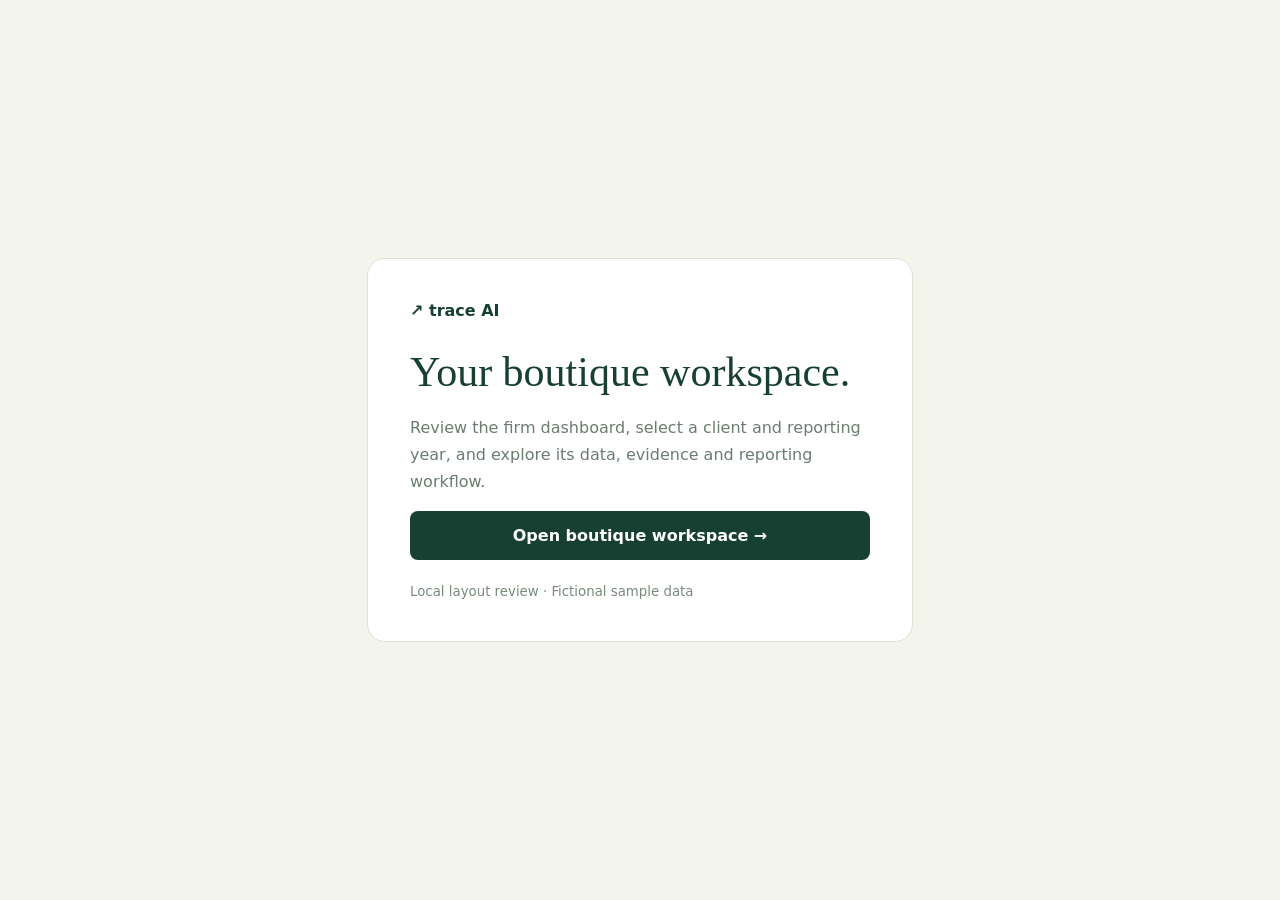
<file: static/boutique-entry.html>
<!doctype html><html lang="en"><head><meta charset="utf-8"><meta name="viewport" content="width=device-width,initial-scale=1"><title>Open boutique workspace · Trace AI</title><style>body{margin:0;min-height:100vh;display:grid;place-items:center;background:#f3f5ed;color:#173f32;font:16px system-ui}main{max-width:460px;margin:24px;padding:42px;background:white;border:1px solid #dce4d4;border-radius:18px}h1{font:42px Georgia;margin:28px 0 18px}p{line-height:1.7;color:#6b7c71}a{display:block;padding:15px 20px;background:#173f32;color:white;text-decoration:none;border-radius:8px;text-align:center;font-weight:600}small{display:block;margin-top:24px;color:#7b8a7c}</style></head><body><main><b>↗ trace AI</b><h1>Your boutique workspace.</h1><p>Review the firm dashboard, select a client and reporting year, and explore its data, evidence and reporting workflow.</p><a href="/boutique">Open boutique workspace →</a><small>Local layout review · Fictional sample data</small></main></body></html>
</file>
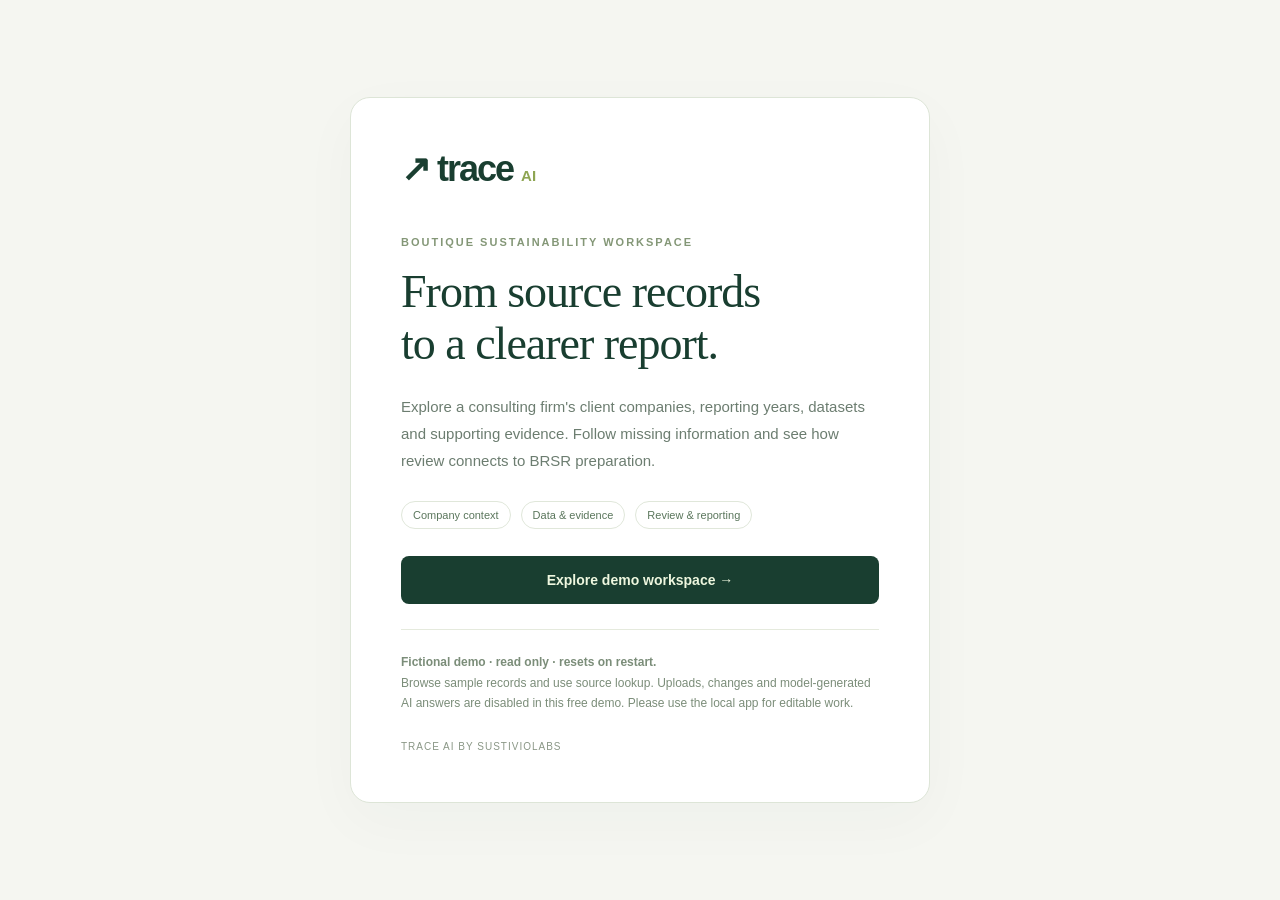
<file: static/public-demo-entry.html>
<!doctype html>
<html lang="en">
<head>
  <meta charset="utf-8"><meta name="viewport" content="width=device-width,initial-scale=1">
  <title>Explore Trace AI · SustivioLabs</title>
  <style>
    :root{color-scheme:light;font-family:Inter,-apple-system,BlinkMacSystemFont,"Segoe UI",sans-serif;color:#193e30;background:#f5f6f1}*{box-sizing:border-box}body{margin:0;min-height:100vh;display:grid;place-items:center;padding:28px}main{width:min(100%,580px);background:#fff;border:1px solid #dde5d7;border-radius:20px;padding:50px;box-shadow:0 18px 60px #173f3208}.brand{font-size:36px;font-weight:750;letter-spacing:-2px}.brand small{font-size:15px;color:#8ea553;letter-spacing:0}.eyebrow{margin-top:46px;font-size:11px;font-weight:700;letter-spacing:2px;color:#849777}h1{font:46px/1.12 Georgia,serif;letter-spacing:-1px;margin:18px 0 24px}p{line-height:1.8;font-size:15px;color:#6c7d70}.steps{display:flex;gap:10px;flex-wrap:wrap;margin:27px 0}.steps span{border:1px solid #e0e7da;border-radius:20px;padding:7px 11px;font-size:11px;color:#5a765c}a{display:block;background:#193e30;color:#eef7df;font-size:14px;font-weight:650;padding:16px 18px;border-radius:8px;text-decoration:none;text-align:center}a:hover{background:#284f39}a:focus-visible{outline:3px solid #a8bf69;outline-offset:4px}.note{font-size:12px;color:#7b8d79;margin-top:25px;line-height:1.7;border-top:1px solid #e5eadd;padding-top:22px}.footer{font-size:10px;color:#8a9786;margin-top:27px;letter-spacing:1px}@media(max-width:560px){body{padding:18px}main{padding:32px 25px}h1{font-size:37px}.eyebrow{margin-top:30px}}
  </style>
</head>
<body><main>
  <div class="brand">↗ trace <small>AI</small></div>
  <div class="eyebrow">BOUTIQUE SUSTAINABILITY WORKSPACE</div>
  <h1>From source records<br>to a clearer report.</h1>
  <p>Explore a consulting firm's client companies, reporting years, datasets and supporting evidence. Follow missing information and see how review connects to BRSR preparation.</p>
  <div class="steps"><span>Company context</span><span>Data &amp; evidence</span><span>Review &amp; reporting</span></div>
  <a href="/boutique">Explore demo workspace →</a>
  <p class="note"><strong>Fictional demo · read only · resets on restart.</strong><br>Browse sample records and use source lookup. Uploads, changes and model-generated AI answers are disabled in this free demo. Please use the local app for editable work.</p>
  <div class="footer">TRACE AI BY SUSTIVIOLABS</div>
</main></body></html>
</file>
